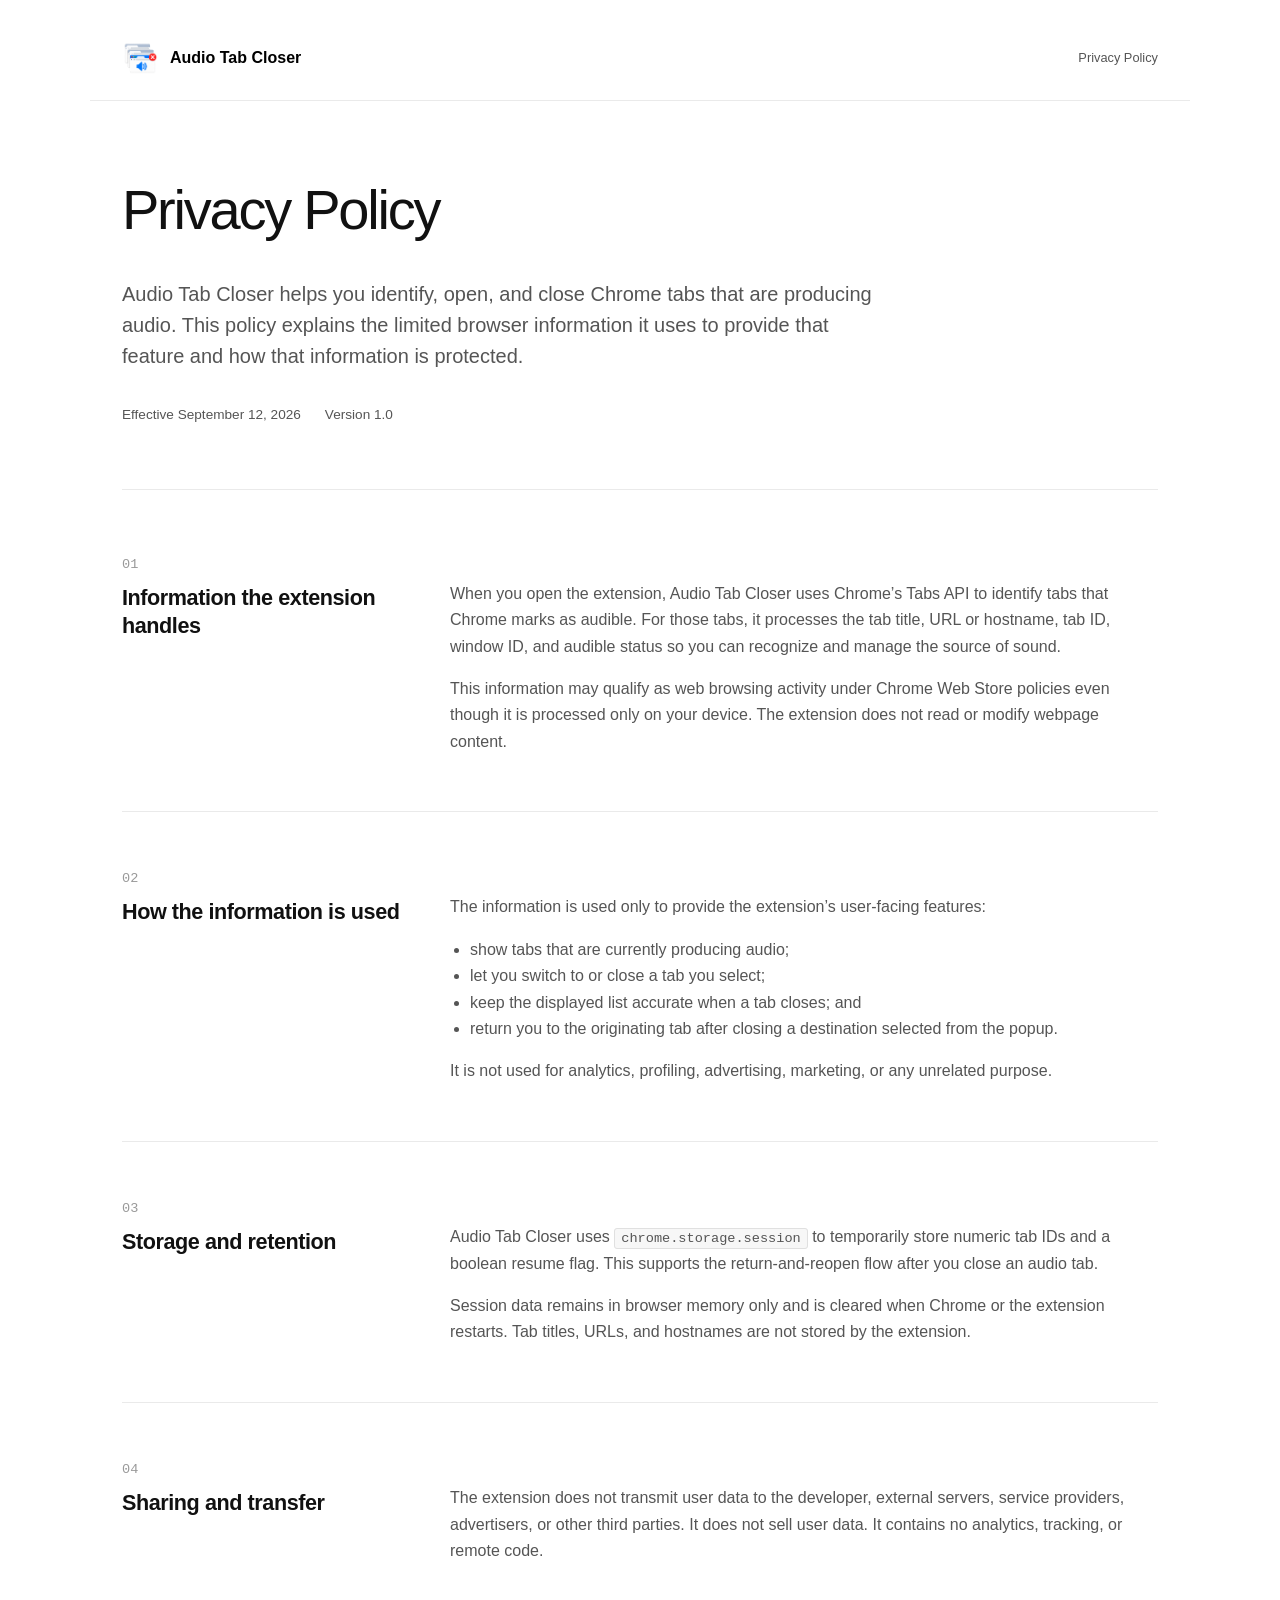
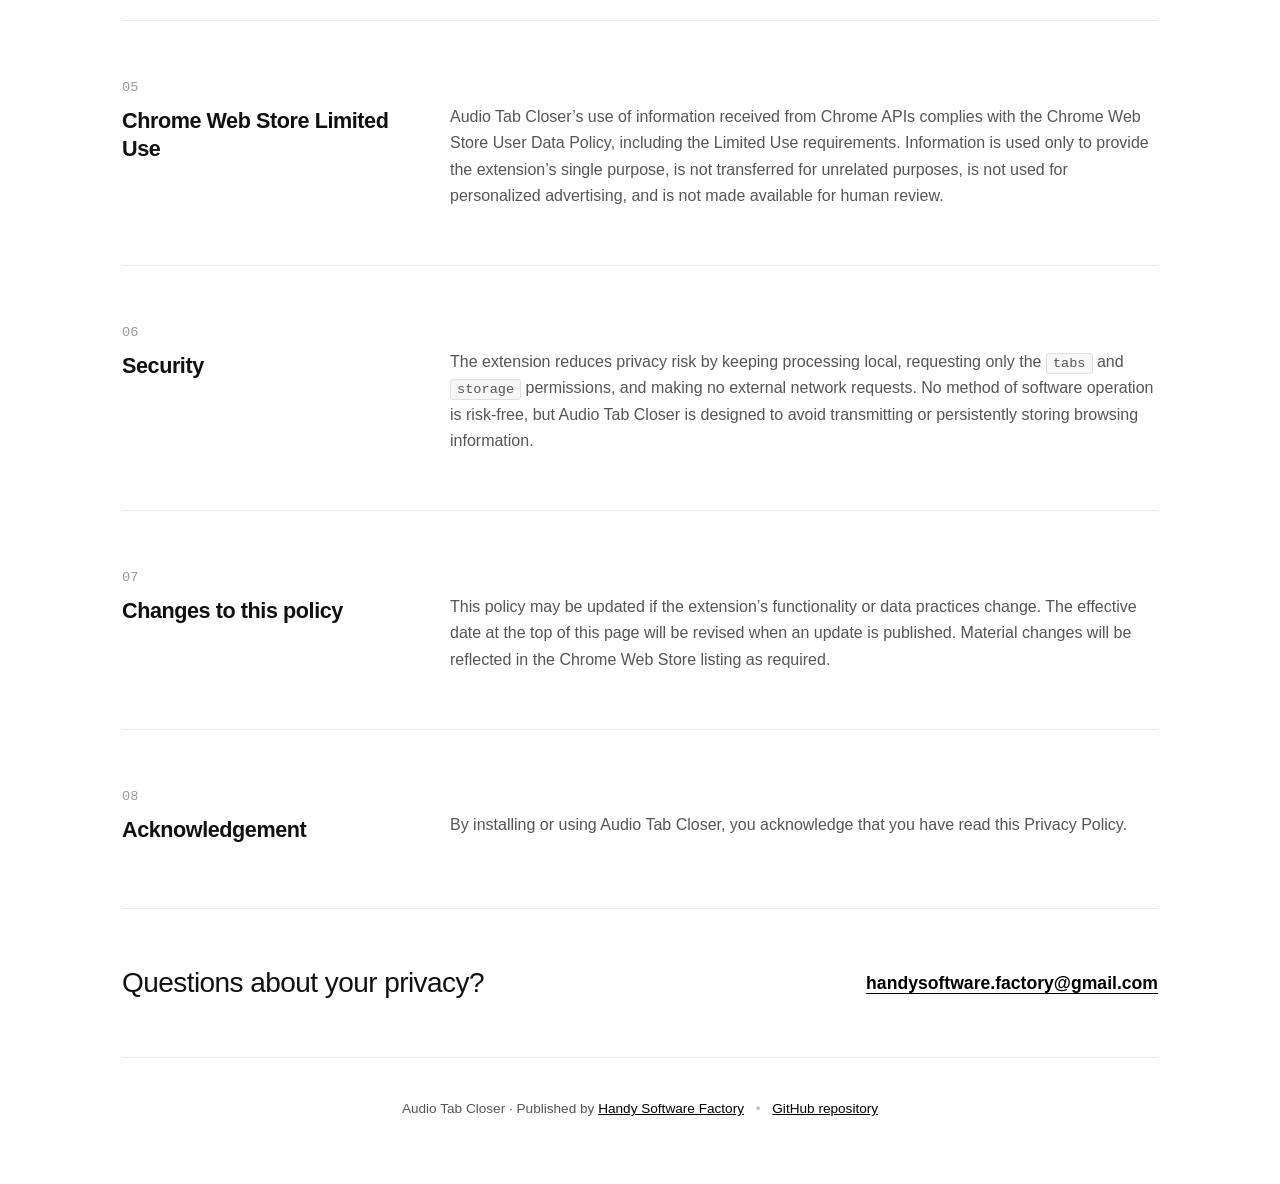
<file: index.html>
<!doctype html>
<html lang="en">
  <head>
    <meta charset="utf-8">
    <meta name="viewport" content="width=device-width, initial-scale=1">
    <meta name="description" content="Privacy Policy for the Audio Tab Closer Chrome extension.">
    <title>Privacy Policy — Audio Tab Closer</title>
    <link rel="icon" type="image/png" href="identity-master.png">
    <link rel="stylesheet" href="styles.css">
  </head>
  <body>
    <header class="site-header">
      <a class="brand" href="#top" aria-label="Audio Tab Closer privacy policy">
        <img src="identity-master.png" width="36" height="36" alt="">
        <span>Audio Tab Closer</span>
      </a>
      <span class="document-label">Privacy Policy</span>
    </header>

    <main id="top">
      <section class="intro" aria-labelledby="page-title">
        <h1 id="page-title">Privacy Policy</h1>
        <p class="lede">
          Audio Tab Closer helps you identify, open, and close Chrome tabs that are producing audio. This policy explains the limited browser information it uses to provide that feature and how that information is protected.
        </p>
        <div class="policy-meta">
          <span>Effective September 12, 2026</span>
          <span>Version 1.0</span>
        </div>
      </section>

      <div class="content-layout">
        <article class="policy">
          <section id="information">
            <div>
              <span class="section-number">01</span>
              <h2>Information the extension handles</h2>
            </div>
            <div>
              <p>
                When you open the extension, Audio Tab Closer uses Chrome’s Tabs API to identify tabs that Chrome marks as audible. For those tabs, it processes the tab title, URL or hostname, tab ID, window ID, and audible status so you can recognize and manage the source of sound.
              </p>
              <p>
                This information may qualify as web browsing activity under Chrome Web Store policies even though it is processed only on your device. The extension does not read or modify webpage content.
              </p>
            </div>
          </section>

          <section id="use">
            <div>
              <span class="section-number">02</span>
              <h2>How the information is used</h2>
            </div>
            <div>
              <p>The information is used only to provide the extension’s user-facing features:</p>
              <ul>
                <li>show tabs that are currently producing audio;</li>
                <li>let you switch to or close a tab you select;</li>
                <li>keep the displayed list accurate when a tab closes; and</li>
                <li>return you to the originating tab after closing a destination selected from the popup.</li>
              </ul>
              <p>It is not used for analytics, profiling, advertising, marketing, or any unrelated purpose.</p>
            </div>
          </section>

          <section id="storage">
            <div>
              <span class="section-number">03</span>
              <h2>Storage and retention</h2>
            </div>
            <div>
              <p>
                Audio Tab Closer uses <code>chrome.storage.session</code> to temporarily store numeric tab IDs and a boolean resume flag. This supports the return-and-reopen flow after you close an audio tab.
              </p>
              <p>
                Session data remains in browser memory only and is cleared when Chrome or the extension restarts. Tab titles, URLs, and hostnames are not stored by the extension.
              </p>
            </div>
          </section>

          <section id="sharing">
            <div>
              <span class="section-number">04</span>
              <h2>Sharing and transfer</h2>
            </div>
            <div>
              <p>
                The extension does not transmit user data to the developer, external servers, service providers, advertisers, or other third parties. It does not sell user data. It contains no analytics, tracking, or remote code.
              </p>
            </div>
          </section>

          <section id="limited-use">
            <div>
              <span class="section-number">05</span>
              <h2>Chrome Web Store Limited Use</h2>
            </div>
            <div>
              <p>
                Audio Tab Closer’s use of information received from Chrome APIs complies with the Chrome Web Store User Data Policy, including the Limited Use requirements. Information is used only to provide the extension’s single purpose, is not transferred for unrelated purposes, is not used for personalized advertising, and is not made available for human review.
              </p>
            </div>
          </section>

          <section id="security">
            <div>
              <span class="section-number">06</span>
              <h2>Security</h2>
            </div>
            <div>
              <p>
                The extension reduces privacy risk by keeping processing local, requesting only the <code>tabs</code> and <code>storage</code> permissions, and making no external network requests. No method of software operation is risk-free, but Audio Tab Closer is designed to avoid transmitting or persistently storing browsing information.
              </p>
            </div>
          </section>

          <section id="changes">
            <div>
              <span class="section-number">07</span>
              <h2>Changes to this policy</h2>
            </div>
            <div>
              <p>
                This policy may be updated if the extension’s functionality or data practices change. The effective date at the top of this page will be revised when an update is published. Material changes will be reflected in the Chrome Web Store listing as required.
              </p>
            </div>
          </section>

          <section id="acknowledgement">
            <div>
              <span class="section-number">08</span>
              <h2>Acknowledgement</h2>
            </div>
            <div>
              <p>
                By installing or using Audio Tab Closer, you acknowledge that you have read this Privacy Policy.
              </p>
            </div>
          </section>
        </article>
      </div>
    </main>

    <footer>
      <section class="contact" aria-labelledby="contact-title">
        <h2 id="contact-title">Questions about your privacy?</h2>
        <a class="email" href="mailto:handysoftware.factory@gmail.com">handysoftware.factory@gmail.com</a>
      </section>
      <div class="footer-meta">
        <p class="meta-row">
          Audio Tab Closer · Published by
          <a href="https://github.com/handysoftwarefactory">Handy Software Factory</a>
          <span class="dot-separator" aria-hidden="true">•</span>
          <a href="https://github.com/handysoftwarefactory/audio-tab-closer">GitHub repository</a>
        </p>
      </div>
    </footer>
  </body>
</html>
</file>
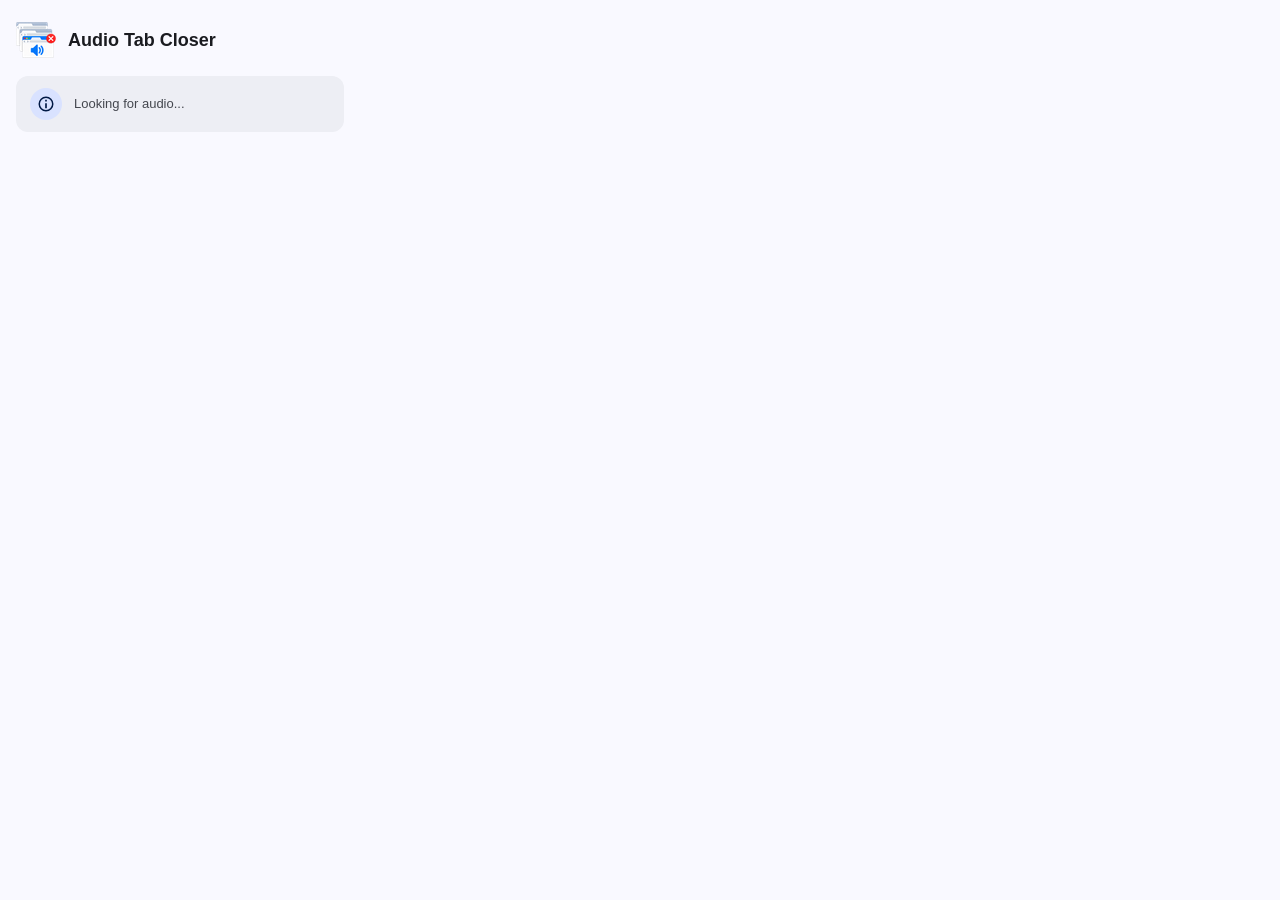
<file: src/popup/popup.html>
<!doctype html>
<html lang="en">
  <head>
    <meta charset="utf-8">
    <meta name="viewport" content="width=device-width, initial-scale=1">
    <title>Audio Tab Closer</title>
    <link rel="stylesheet" href="popup.css">
    <script src="popup.js" defer></script>
  </head>
  <body>
    <main id="audio-tab-closer" class="app" aria-label="Audio Tab Closer">
      <header class="app-header">
        <img
          class="app-icon"
          src="../../assets/icons/identity-40.png"
          srcset="../../assets/icons/identity-40.png 1x, ../../assets/icons/identity-80.png 2x"
          width="40"
          height="40"
          alt=""
          aria-hidden="true"
        >
        <h1 class="app-title">Audio Tab Closer</h1>
      </header>

      <div class="status" role="status" tabindex="-1" data-state="loading">
        <span class="status-icon" aria-hidden="true">
          <svg viewBox="0 0 24 24" focusable="false">
            <path d="M11 17h2v-6h-2v6Zm1-14a9 9 0 1 0 9 9 9.01 9.01 0 0 0-9-9Zm0 16.2a7.2 7.2 0 1 1 7.2-7.2 7.21 7.21 0 0 1-7.2 7.2ZM11 9h2V7h-2v2Z"></path>
          </svg>
        </span>
        <p class="status-text">Looking for audio...</p>
      </div>

      <section class="tab-results" aria-label="Tabs producing sound" hidden>
        <ul class="tab-list"></ul>
      </section>
    </main>
  </body>
</html>
</file>
<file: styles.css>
:root {
  --bg: #ffffff;
  --text-main: #111111;
  --text-muted: #555555;
  --border: #eaeaea;
  --max-width: 1100px;
}

* { 
  box-sizing: border-box; 
  margin: 0; 
  padding: 0; 
}

body { 
  font-family: -apple-system, BlinkMacSystemFont, "Segoe UI", Roboto, sans-serif; 
  background: var(--bg); 
  color: var(--text-main); 
  line-height: 1.6;
}

main, .site-header, footer { 
  max-width: var(--max-width); 
  margin: 0 auto; 
  padding: 0 32px; 
}

/* Header */
.site-header {
  padding: 40px 32px 24px;
  display: flex;
  justify-content: space-between;
  align-items: center;
  border-bottom: 1px solid var(--border);
}

.brand { 
  display: flex; 
  align-items: center; 
  gap: 12px; 
  text-decoration: none; 
  color: #000; 
  font-weight: 600; 
}

.document-label { 
  font-size: 0.8rem; 
  color: var(--text-muted); 
}

/* Intro (Hero Block) */
.intro { 
  padding: 64px 0; 
  border-bottom: 1px solid var(--border); 
}

h1 { 
  font-size: 3.5rem; 
  font-weight: 500; 
  letter-spacing: -0.04em; 
  margin-bottom: 24px; 
}

.lede { 
  font-size: 1.25rem; 
  color: var(--text-muted); 
  max-width: 760px; 
  line-height: 1.55; 
  margin-bottom: 32px; 
}

.policy-meta { 
  display: flex; 
  gap: 24px; 
  font-size: 0.85rem; 
  color: var(--text-muted); 
}

/* 2-Column Section Rows */
.content-layout { 
  padding: 64px 0; 
}

.contents { 
  display: none; 
}

.policy section {
  display: grid;
  grid-template-columns: 280px 1fr;
  gap: 48px;
  padding: 56px 0;
  border-bottom: 1px solid var(--border);
  align-items: start;
}

.policy section:first-child { 
  padding-top: 0; 
}

.policy section:last-child { 
  border-bottom: none; 
  padding-bottom: 0;
}

.section-number { 
  font-size: 0.85rem; 
  color: #999; 
  margin-bottom: 8px; 
  display: block; 
  font-family: ui-monospace, monospace; 
}

h2 { 
  font-size: 1.35rem; 
  font-weight: 600; 
  letter-spacing: -0.02em; 
  line-height: 1.3; 
}

/* Align right column top text with section h2 title */
.policy section > div:last-child {
  padding-top: 1.65rem;
}

.policy p, .policy ul { 
  color: var(--text-muted); 
  font-size: 1rem; 
  line-height: 1.65; 
  margin-bottom: 16px; 
}

.policy p:last-child,
.policy ul:last-child {
  margin-bottom: 0;
}

.policy ul { 
  margin-left: 20px; 
}

code { 
  background: #f7f7f7; 
  padding: 2px 6px; 
  border-radius: 3px; 
  font-size: 0.85em; 
  border: 1px solid #e0e0e0; 
}

/* Contact Block - Clean Flexbox Layout */
.contact {
  padding: 56px 0;
  border-top: 1px solid var(--border);
  border-bottom: 1px solid var(--border);
  display: flex;
  justify-content: space-between;
  align-items: center;
  gap: 32px;
  margin-bottom: 40px;
}

.contact h2 { 
  font-size: 1.75rem; 
  font-weight: 500; 
}

.contact .email { 
  font-size: 1.1rem; 
  color: #000; 
  font-weight: 600; 
  text-decoration: underline; 
  text-underline-offset: 4px;
  white-space: nowrap;
}

/* Footer Meta */
.footer-meta { 
  text-align: center; 
  padding-bottom: 64px; 
  font-size: 0.85rem; 
  color: var(--text-muted); 
}

.footer-meta a { 
  color: #000; 
  text-decoration: underline; 
}

.dot-separator { 
  margin: 0 8px; 
  opacity: 0.4; 
}

@media (max-width: 850px) {
  .policy section { 
    grid-template-columns: 1fr; 
    gap: 16px; 
  }
  
  .policy section > div:last-child {
    padding-top: 0;
  }
  
  .contact { 
    flex-direction: column; 
    align-items: flex-start; 
    gap: 16px; 
  }

  .contact .email {
    white-space: normal;
    word-break: break-all;
  }
}
</file>
<file: src/popup/popup.css>
:root {
  color-scheme: light dark;
  --md-sys-color-primary: #465d91;
  --md-sys-color-on-primary: #ffffff;
  --md-sys-color-primary-container: #d9e2ff;
  --md-sys-color-on-primary-container: #001945;
  --md-sys-color-surface: #f9f9ff;
  --md-sys-color-surface-container: #edeef4;
  --md-sys-color-on-surface: #1a1b20;
  --md-sys-color-on-surface-variant: #44474e;
  --md-sys-color-outline-variant: #c5c6d0;
  --md-sys-color-error: #ba1a1a;
  --md-sys-color-error-container: #ffdad6;
  --md-sys-color-on-error-container: #410002;
  --md-sys-color-success: #386a20;
  --md-sys-color-success-container: #b8f397;
  --md-sys-color-on-success-container: #062100;
}

* {
  box-sizing: border-box;
}

html,
body {
  width: 360px;
  margin: 0;
  overflow: hidden;
}

body {
  background: var(--md-sys-color-surface);
  color: var(--md-sys-color-on-surface);
  font-family: Roboto, Arial, ui-sans-serif, system-ui, -apple-system, sans-serif;
  -webkit-font-smoothing: antialiased;
}

button {
  font: inherit;
}

svg {
  display: block;
  width: 24px;
  height: 24px;
  fill: currentColor;
}

.app {
  display: grid;
  grid-template-rows: auto auto minmax(0, 1fr);
  gap: 12px;
  width: 100%;
  max-height: 600px;
  min-width: 0;
  padding: 16px;
  overflow: hidden;
}

.app-header {
  display: flex;
  min-width: 0;
  min-height: 48px;
  align-items: center;
  gap: 12px;
}

.app-icon {
  display: block;
  width: 40px;
  height: 40px;
  flex: 0 0 auto;
}

.app-title {
  min-width: 0;
  margin: 0;
  overflow: hidden;
  color: var(--md-sys-color-on-surface);
  font-size: 18px;
  font-weight: 600;
  line-height: 24px;
  text-overflow: ellipsis;
  white-space: nowrap;
}

.status {
  display: flex;
  min-height: 56px;
  align-items: center;
  gap: 12px;
  border-radius: 12px;
  background: var(--md-sys-color-surface-container);
  color: var(--md-sys-color-on-surface-variant);
  padding: 12px 14px;
}

.status:focus-visible,
.tab-action:focus-visible {
  outline: 3px solid color-mix(in srgb, var(--md-sys-color-primary) 42%, transparent);
  outline-offset: 2px;
}

.status-icon {
  display: grid;
  width: 32px;
  height: 32px;
  place-items: center;
  flex: 0 0 auto;
  border-radius: 50%;
  background: var(--md-sys-color-primary-container);
  color: var(--md-sys-color-on-primary-container);
}

.status-icon svg {
  width: 20px;
  height: 20px;
}

.status-text {
  min-width: 0;
  margin: 0;
  overflow-wrap: anywhere;
  font-size: 13px;
  font-weight: 500;
  line-height: 18px;
}

.status[data-state="loading"] .status-icon {
  animation: pulse 900ms ease-in-out infinite;
}

.status[data-state="success"] {
  background: var(--md-sys-color-success-container);
  color: var(--md-sys-color-on-success-container);
}

.status[data-state="success"] .status-icon {
  background: var(--md-sys-color-success);
  color: #ffffff;
}

.status[data-state="empty"],
.status[data-state="error"] {
  background: var(--md-sys-color-error-container);
  color: var(--md-sys-color-on-error-container);
}

.status[data-state="empty"] .status-icon,
.status[data-state="error"] .status-icon {
  background: var(--md-sys-color-error);
  color: #ffffff;
}

.tab-results {
  min-height: 0;
  overflow: hidden;
}

.tab-results[hidden] {
  display: none;
}

.tab-list {
  display: grid;
  align-content: start;
  gap: 8px;
  width: 100%;
  max-height: 440px;
  min-height: 0;
  margin: 0;
  padding: 0 4px 8px 0;
  list-style: none;
  overflow-y: auto;
  overscroll-behavior: contain;
  scrollbar-color: var(--md-sys-color-outline-variant) transparent;
}

.tab-item {
  display: grid;
  grid-template-columns: minmax(0, 1fr) 44px 44px;
  min-height: 64px;
  align-items: center;
  gap: 4px;
  border: 1px solid var(--md-sys-color-outline-variant);
  border-radius: 12px;
  background: var(--md-sys-color-surface-container);
  padding: 8px 4px 8px 12px;
}

.tab-copy {
  min-width: 0;
}

.tab-title,
.tab-supporting-text {
  margin: 0;
  overflow: hidden;
  text-overflow: ellipsis;
  white-space: nowrap;
}

.tab-title {
  color: var(--md-sys-color-on-surface);
  font-size: 14px;
  font-weight: 500;
  line-height: 20px;
}

.tab-supporting-text {
  color: var(--md-sys-color-on-surface-variant);
  font-size: 12px;
  line-height: 16px;
}

.tab-action {
  display: inline-grid;
  width: 44px;
  height: 44px;
  place-items: center;
  border: 0;
  border-radius: 50%;
  background: transparent;
  color: var(--md-sys-color-on-surface-variant);
  cursor: pointer;
}

.tab-action:hover {
  background: color-mix(in srgb, var(--md-sys-color-on-surface) 8%, transparent);
  color: var(--md-sys-color-on-surface);
}

.tab-action:disabled {
  cursor: wait;
  opacity: 0.48;
}

@keyframes pulse {
  50% {
    opacity: 0.55;
    transform: scale(0.92);
  }
}

@media (prefers-color-scheme: dark) {
  :root {
    --md-sys-color-primary: #b1c6ff;
    --md-sys-color-on-primary: #17305f;
    --md-sys-color-primary-container: #2e4778;
    --md-sys-color-on-primary-container: #d9e2ff;
    --md-sys-color-surface: #121318;
    --md-sys-color-surface-container: #1e2026;
    --md-sys-color-on-surface: #e3e2e9;
    --md-sys-color-on-surface-variant: #c5c6d0;
    --md-sys-color-outline-variant: #44474f;
    --md-sys-color-error: #ffb4ab;
    --md-sys-color-error-container: #93000a;
    --md-sys-color-on-error-container: #ffdad6;
    --md-sys-color-success: #9dd67d;
    --md-sys-color-success-container: #24500f;
    --md-sys-color-on-success-container: #b8f397;
  }
}

@media (prefers-reduced-motion: reduce) {
  .status[data-state="loading"] .status-icon {
    animation: none;
  }
}

@media (max-width: 320px) {
  .app {
    padding: 12px;
  }

  .tab-item {
    grid-template-columns: minmax(0, 1fr) 44px 44px;
    padding-left: 10px;
  }
}
</file>
